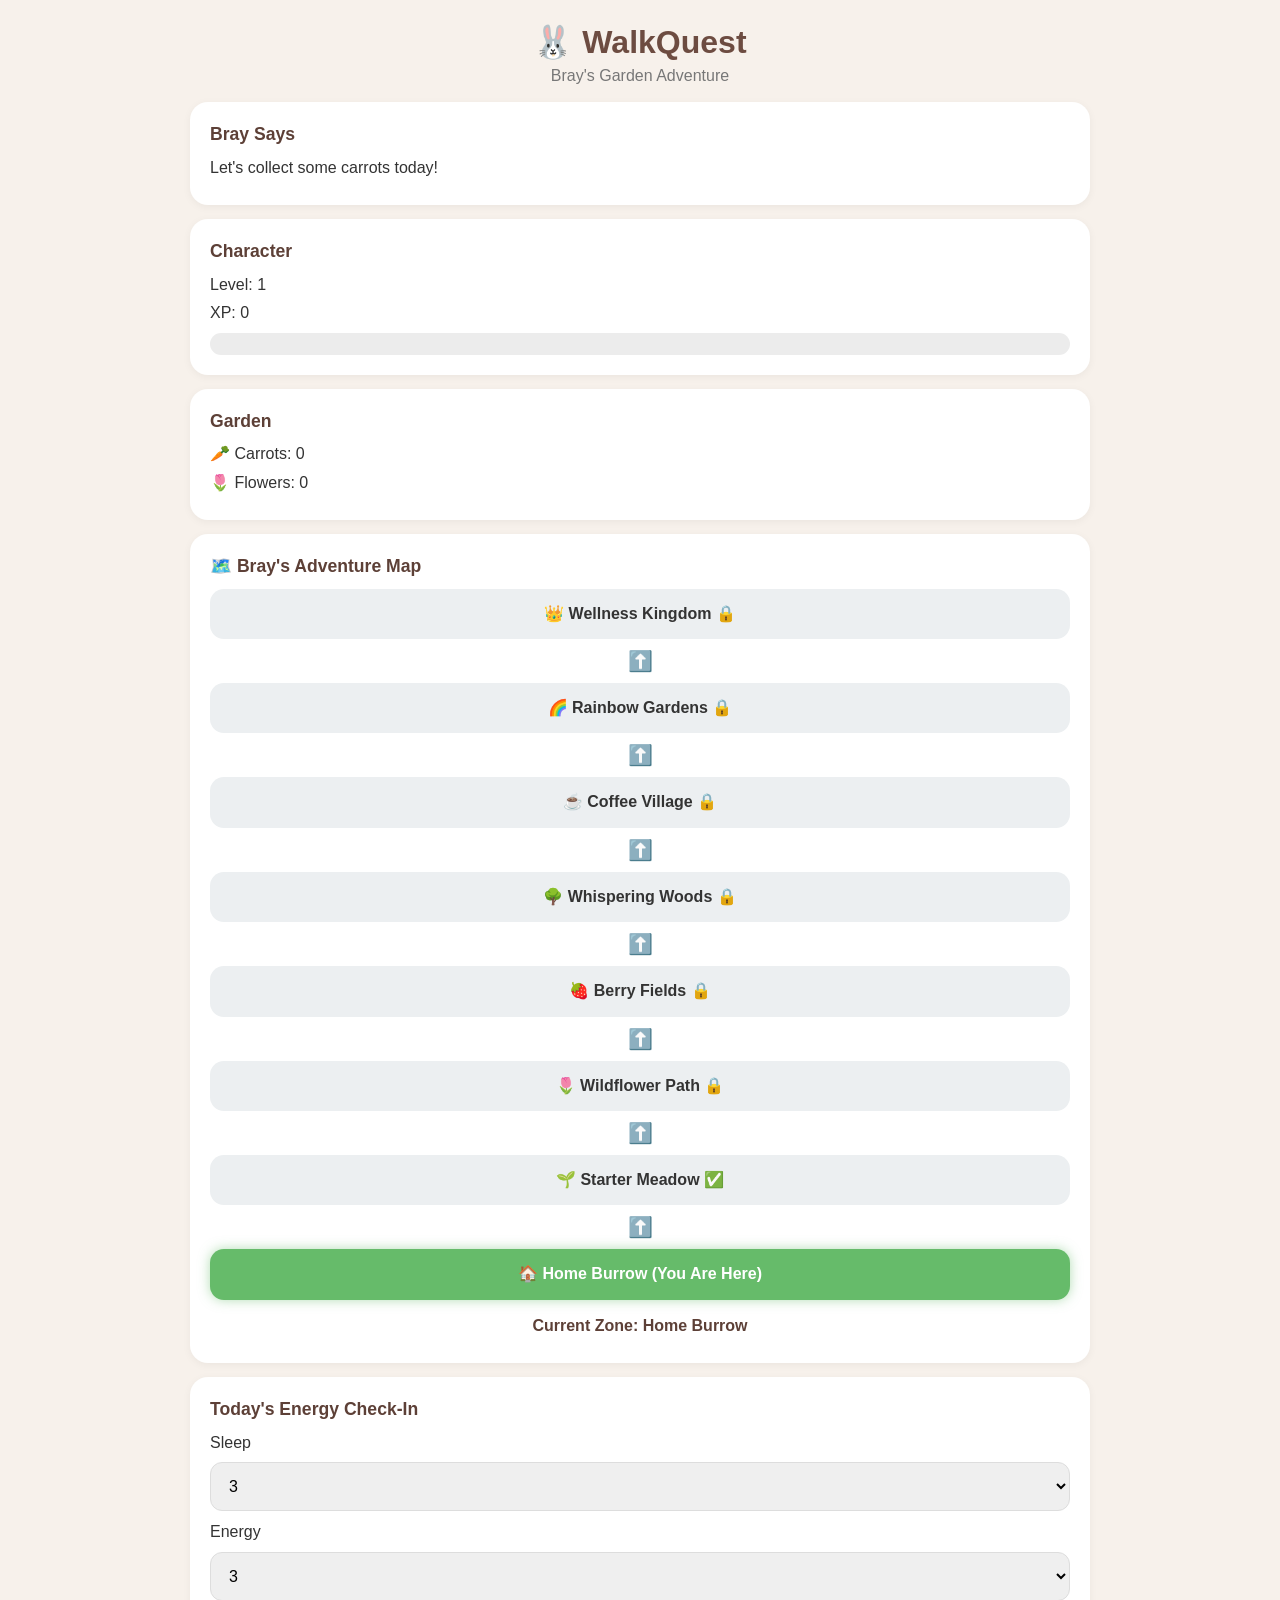
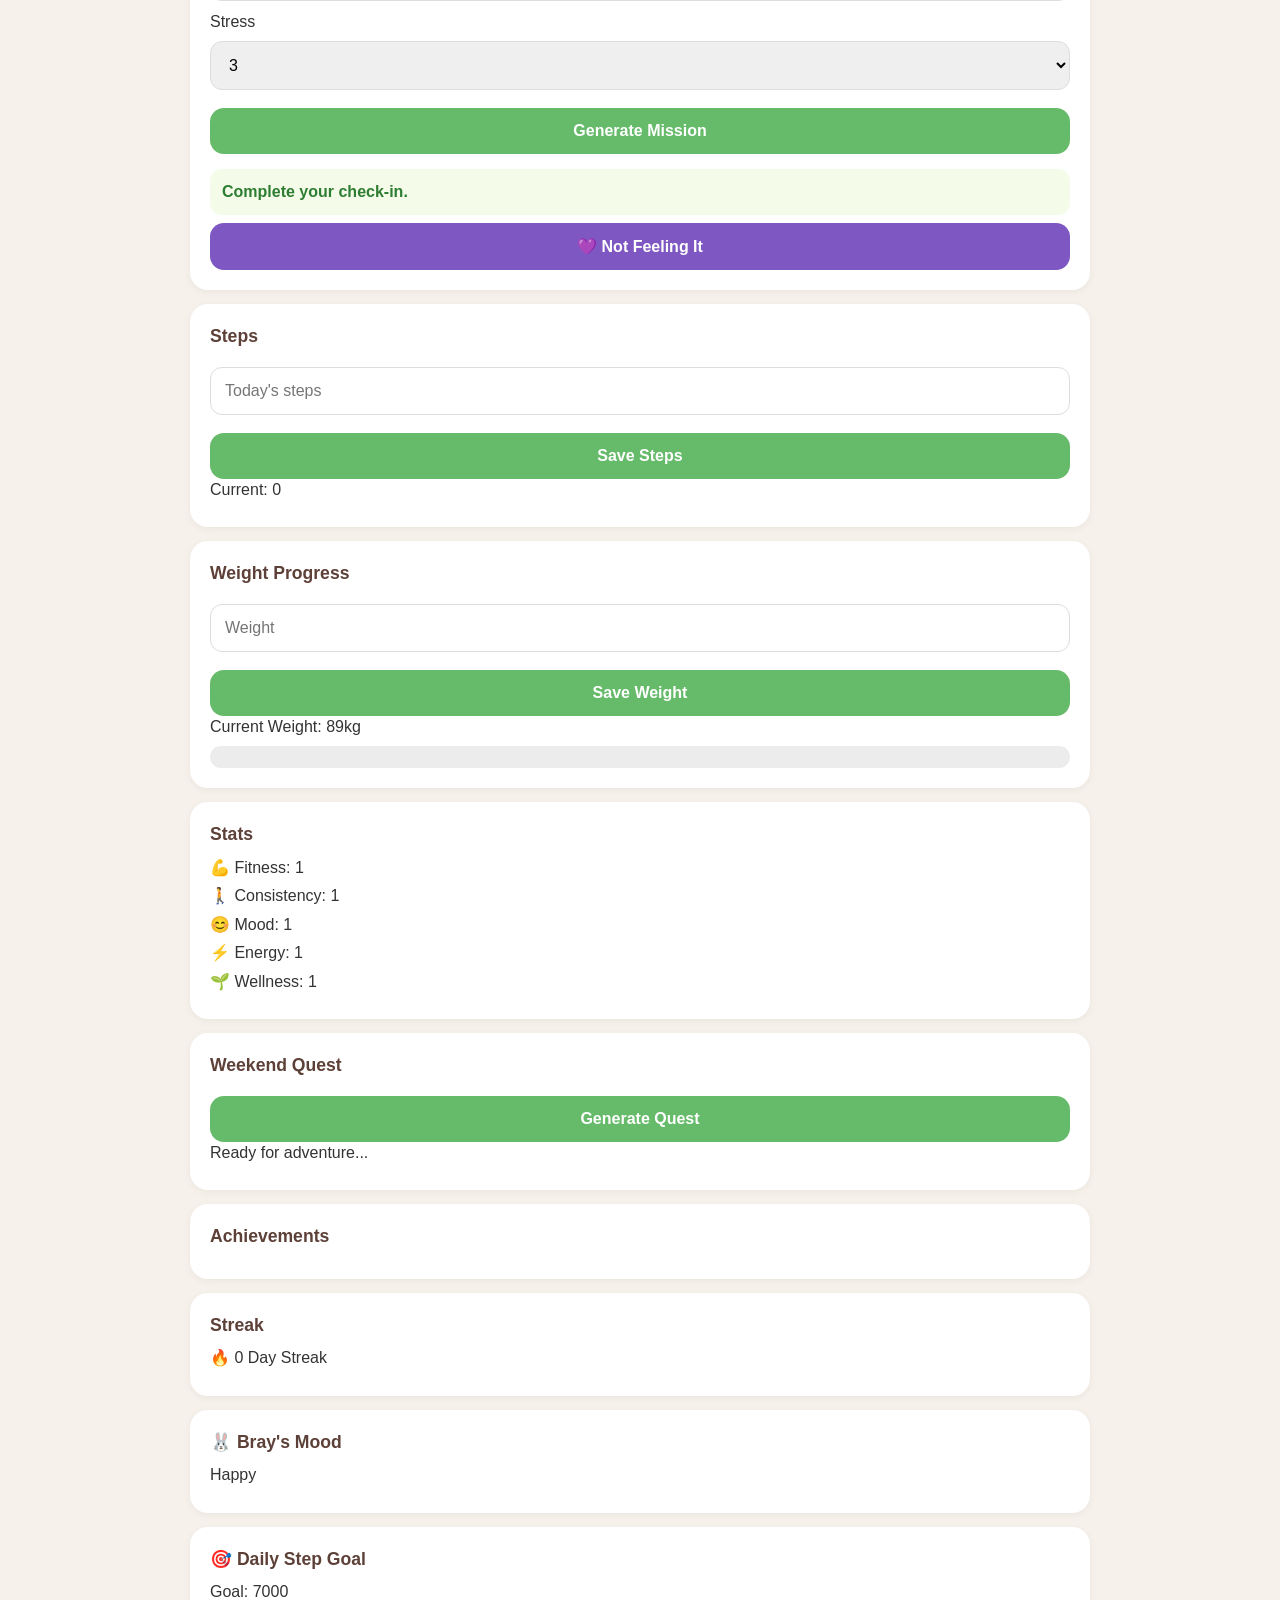
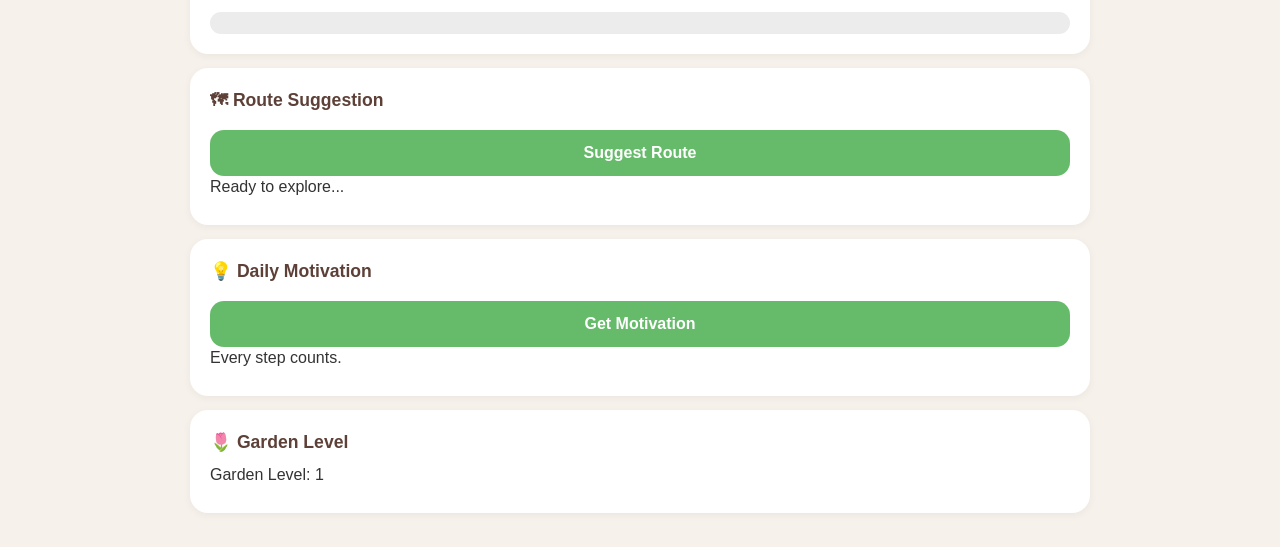
<file: index.html>
<!DOCTYPE html>
<html lang="en">

<head>

<meta charset="UTF-8">

<meta
name="viewport"
content="width=device-width, initial-scale=1.0">

<title>WalkQuest</title>

<link rel="stylesheet" href="style.css">

<link
rel="manifest"
href="manifest.json">

<meta
name="theme-color"
content="#66bb6a">

</head>

<body>

<div class="container">

<header>
<h1>🐰 WalkQuest</h1>
<p>Bray's Garden Adventure</p>
</header>

<div class="card">
<h2>Bray Says</h2>
<p id="brayMessage">
Let's collect some carrots today!
</p>
</div>

<div class="card">
<h2>Character</h2>
<p>Level: <span id="level">1</span></p>
<p>XP: <span id="xp">0</span></p>

<div class="progress-bar">
<div id="xpBar" class="progress"></div>
</div>
</div>

<div class="card">
<h2>Garden</h2>
<p>🥕 Carrots: <span id="carrots">0</span></p>
<p>🌷 Flowers: <span id="flowers">0</span></p>
</div>
<div class="card">
<h2>🗺️ Bray's Adventure Map</h2>

<div id="map">

<div class="map-location" id="loc8">
👑 Wellness Kingdom 🔒
</div>

<div class="path">⬆️</div>

<div class="map-location" id="loc7">
🌈 Rainbow Gardens 🔒
</div>

<div class="path">⬆️</div>

<div class="map-location" id="loc6">
☕ Coffee Village 🔒
</div>

<div class="path">⬆️</div>

<div class="map-location" id="loc5">
🌳 Whispering Woods 🔒
</div>

<div class="path">⬆️</div>

<div class="map-location" id="loc4">
🍓 Berry Fields 🔒
</div>

<div class="path">⬆️</div>

<div class="map-location" id="loc3">
🌷 Wildflower Path 🔒
</div>

<div class="path">⬆️</div>

<div class="map-location" id="loc2">
🌱 Starter Meadow ✅
</div>

<div class="path">⬆️</div>

<div class="map-location active" id="loc1">
🏠 Home Burrow (You Are Here)
</div>

</div>

<p id="currentZone">
Current Zone: Home Burrow
</p>

</div>
<div class="card">
<h2>Today's Energy Check-In</h2>

<label>Sleep</label>
<select id="sleep">
<option value="1">1</option>
<option value="2">2</option>
<option value="3" selected>3</option>
<option value="4">4</option>
<option value="5">5</option>
</select>

<label>Energy</label>
<select id="energy">
<option value="1">1</option>
<option value="2">2</option>
<option value="3" selected>3</option>
<option value="4">4</option>
<option value="5">5</option>
</select>

<label>Stress</label>
<select id="stress">
<option value="1">1</option>
<option value="2">2</option>
<option value="3" selected>3</option>
<option value="4">4</option>
<option value="5">5</option>
</select>

<button onclick="generateMission()">
Generate Mission
</button>

<article id="mission">
Complete your check-in.
</article>

<button class="secondary" onclick="notFeelingIt()">
💜 Not Feeling It
</button>

</div>

<div class="card">
<h2>Steps</h2>

<input
id="stepsInput"
type="number"
placeholder="Today's steps">

<button onclick="saveSteps()">
Save Steps
</button>

<p>Current: <span id="steps">0</span></p>
</div>

<div class="card">
<h2>Weight Progress</h2>

<input
id="weightInput"
type="number"
step="0.1"
placeholder="Weight">

<button onclick="saveWeight()">
Save Weight
</button>

<p>
Current Weight:
<span id="weight">89</span>kg
</p>

<div class="progress-bar">
<div id="weightBar" class="progress"></div>
</div>
</div>

<div class="card">
<h2>Stats</h2>

<p>💪 Fitness: <span id="fitness">1</span></p>
<p>🚶 Consistency: <span id="consistency">1</span></p>
<p>😊 Mood: <span id="mood">1</span></p>
<p>⚡ Energy: <span id="energyStat">1</span></p>
<p>🌱 Wellness: <span id="wellness">1</span></p>

</div>

<div class="card">
<h2>Weekend Quest</h2>

<button onclick="weekendQuest()">
Generate Quest
</button>

<p id="weekendQuestText">
Ready for adventure...
</p>

</div>

<div class="card">
<h2>Achievements</h2>
<div id="badges"></div>
</div>

<div class="card">
<h2>Streak</h2>
<p>
🔥 <span id="streak">0</span> Day Streak
</p>
</div>
<div class="card">
<h2>🐰 Bray's Mood</h2>
<p id="brayMood">Happy</p>
</div>

<div class="card">
<h2>🎯 Daily Step Goal</h2>
<p>Goal: <span id="stepGoal">7000</span></p>

<div class="progress-bar">
<div id="stepGoalBar" class="progress"></div>
</div>
</div>

<div class="card">
<h2>🗺 Route Suggestion</h2>

<button onclick="generateRoute()">
Suggest Route
</button>

<p id="routeText">
Ready to explore...
</p>

</div>

<div class="card">
<h2>💡 Daily Motivation</h2>

<button onclick="dailyQuote()">
Get Motivation
</button>

<p id="quoteText">
Every step counts.
</p>

</div>

<div class="card">
<h2>🌷 Garden Level</h2>

<p>
Garden Level:
<span id="gardenLevel">1</span>
</p>
</div>

<script src="script.js"></script>
<script>
if ("serviceWorker" in navigator) {
  navigator.serviceWorker.register("sw.js");
}
</script>
</body>
</html>
</file>
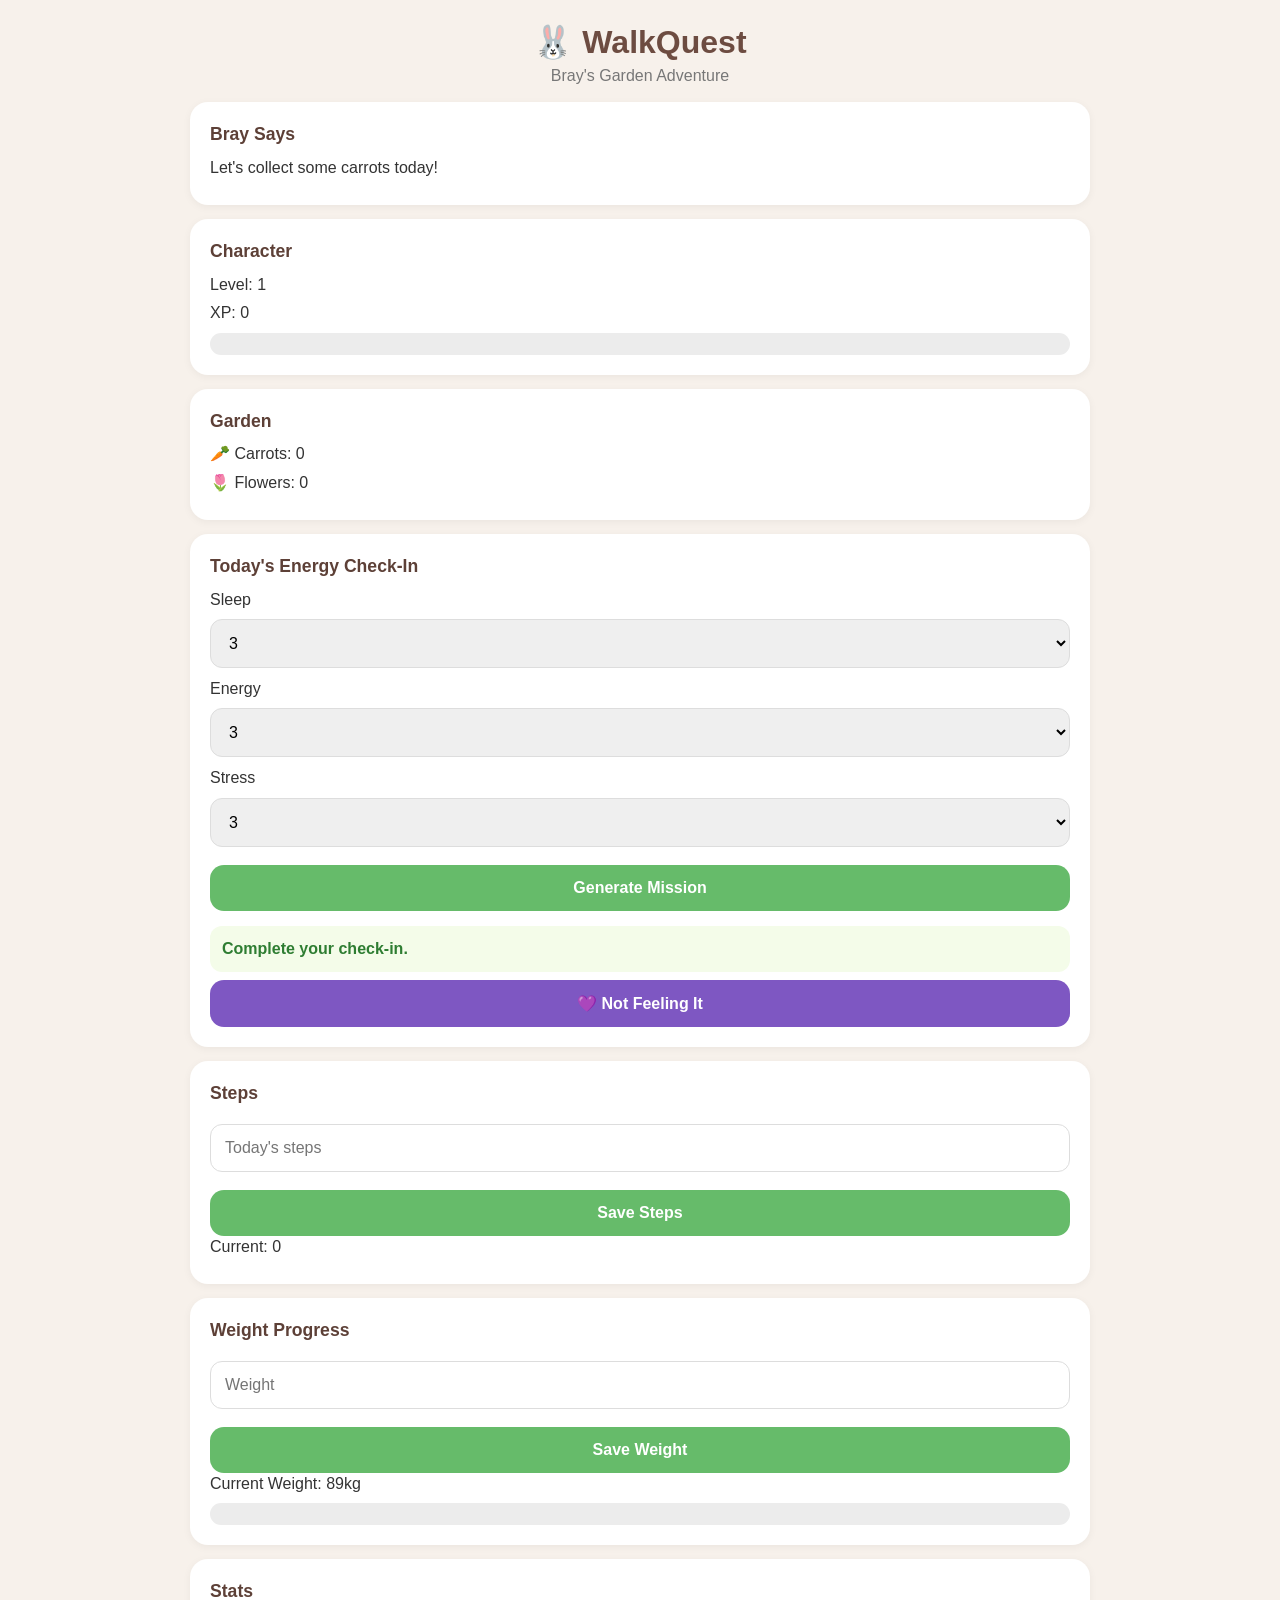
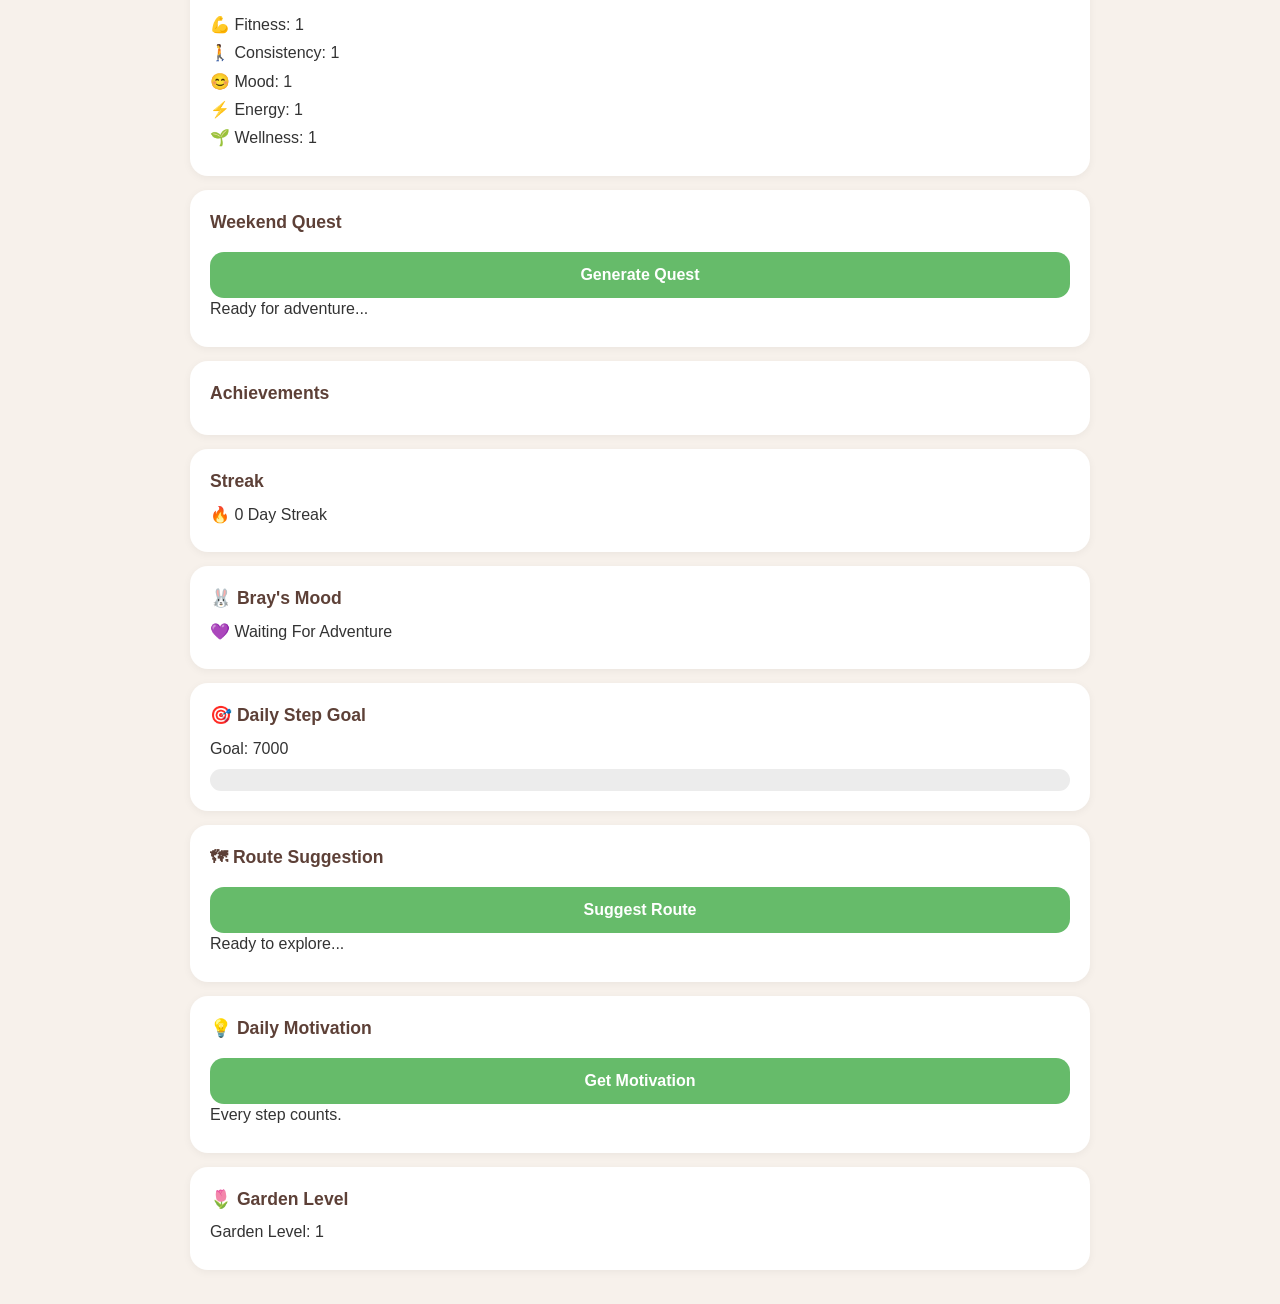
<file: WalkQuest/index.html>
<!DOCTYPE html>
<html lang="en">
<head>
<meta charset="UTF-8">
<meta name="viewport" content="width=device-width, initial-scale=1.0">

<title>WalkQuest</title>

<link rel="stylesheet" href="style.css">
</head>
<link rel="manifest" href="manifest.json">
<meta name="theme-color" content="#66bb6a">
<meta charset="UTF-8">
<meta name="viewport" content="width=device-width, initial-scale=1.0">
<title>WalkQuest</title>
<link rel="stylesheet" href="style.css">
</head>
<body>

<div class="container">

<header>
<h1>🐰 WalkQuest</h1>
<p>Bray's Garden Adventure</p>
</header>

<div class="card">
<h2>Bray Says</h2>
<p id="brayMessage">
Let's collect some carrots today!
</p>
</div>

<div class="card">
<h2>Character</h2>
<p>Level: <span id="level">1</span></p>
<p>XP: <span id="xp">0</span></p>

<div class="progress-bar">
<div id="xpBar" class="progress"></div>
</div>
</div>

<div class="card">
<h2>Garden</h2>
<p>🥕 Carrots: <span id="carrots">0</span></p>
<p>🌷 Flowers: <span id="flowers">0</span></p>
</div>

<div class="card">
<h2>Today's Energy Check-In</h2>

<label>Sleep</label>
<select id="sleep">
<option value="1">1</option>
<option value="2">2</option>
<option value="3" selected>3</option>
<option value="4">4</option>
<option value="5">5</option>
</select>

<label>Energy</label>
<select id="energy">
<option value="1">1</option>
<option value="2">2</option>
<option value="3" selected>3</option>
<option value="4">4</option>
<option value="5">5</option>
</select>

<label>Stress</label>
<select id="stress">
<option value="1">1</option>
<option value="2">2</option>
<option value="3" selected>3</option>
<option value="4">4</option>
<option value="5">5</option>
</select>

<button onclick="generateMission()">
Generate Mission
</button>

<article id="mission">
Complete your check-in.
</article>

<button class="secondary" onclick="notFeelingIt()">
💜 Not Feeling It
</button>

</div>

<div class="card">
<h2>Steps</h2>

<input
id="stepsInput"
type="number"
placeholder="Today's steps">

<button onclick="saveSteps()">
Save Steps
</button>

<p>Current: <span id="steps">0</span></p>
</div>

<div class="card">
<h2>Weight Progress</h2>

<input
id="weightInput"
type="number"
step="0.1"
placeholder="Weight">

<button onclick="saveWeight()">
Save Weight
</button>

<p>
Current Weight:
<span id="weight">89</span>kg
</p>

<div class="progress-bar">
<div id="weightBar" class="progress"></div>
</div>
</div>

<div class="card">
<h2>Stats</h2>

<p>💪 Fitness: <span id="fitness">1</span></p>
<p>🚶 Consistency: <span id="consistency">1</span></p>
<p>😊 Mood: <span id="mood">1</span></p>
<p>⚡ Energy: <span id="energyStat">1</span></p>
<p>🌱 Wellness: <span id="wellness">1</span></p>

</div>

<div class="card">
<h2>Weekend Quest</h2>

<button onclick="weekendQuest()">
Generate Quest
</button>

<p id="weekendQuestText">
Ready for adventure...
</p>

</div>

<div class="card">
<h2>Achievements</h2>
<div id="badges"></div>
</div>

<div class="card">
<h2>Streak</h2>
<p>
🔥 <span id="streak">0</span> Day Streak
</p>
</div>
<div class="card">
<h2>🐰 Bray's Mood</h2>
<p id="brayMood">Happy</p>
</div>

<div class="card">
<h2>🎯 Daily Step Goal</h2>
<p>Goal: <span id="stepGoal">7000</span></p>

<div class="progress-bar">
<div id="stepGoalBar" class="progress"></div>
</div>
</div>

<div class="card">
<h2>🗺 Route Suggestion</h2>

<button onclick="generateRoute()">
Suggest Route
</button>

<p id="routeText">
Ready to explore...
</p>

</div>

<div class="card">
<h2>💡 Daily Motivation</h2>

<button onclick="dailyQuote()">
Get Motivation
</button>

<p id="quoteText">
Every step counts.
</p>

</div>

<div class="card">
<h2>🌷 Garden Level</h2>

<p>
Garden Level:
<span id="gardenLevel">1</span>
</p>
</div>

<script src="script.js"></script>
<script>
if ("serviceWorker" in navigator) {
  navigator.serviceWorker.register("sw.js");
}
</script>
</body>
</html>
</file>
<file: style.css>
/* Reset */

*{
    margin:0;
    padding:0;
    box-sizing:border-box;
}

/* Body */

body{
    font-family:-apple-system,BlinkMacSystemFont,
    "Segoe UI",Roboto,sans-serif;

    background:#f7f1eb;
    color:#333;
    padding:12px;

    line-height:1.4;
}

/* Main Container */

.container{
    width:100%;
    max-width:700px;
    margin:auto;
}

/* Header */

header{
    text-align:center;
    margin-bottom:15px;
}

header h1{
    color:#6d4c41;
    font-size:2rem;
}

header p{
    color:#777;
}

/* Cards */

.card{
    background:white;
    border-radius:18px;
    padding:16px;
    margin-bottom:14px;

    box-shadow:
    0 2px 8px rgba(0,0,0,.05);
}

/* Section Titles */

.card h2{
    font-size:1.1rem;
    margin-bottom:10px;
    color:#5d4037;
}

/* Inputs */

input,
select{
    width:100%;

    padding:14px;
    margin-top:8px;
    margin-bottom:10px;

    border:1px solid #ddd;
    border-radius:12px;

    font-size:16px;
}

/* Buttons */

button{
    width:100%;
    border:none;

    border-radius:14px;

    padding:14px;

    font-size:16px;
    font-weight:600;

    cursor:pointer;

    background:#66bb6a;
    color:white;

    margin-top:8px;
}

button:active{
    transform:scale(.98);
}

.secondary{
    background:#7e57c2;
}

/* Progress Bars */

.progress-bar{
    width:100%;
    height:22px;

    background:#ececec;

    border-radius:30px;
    overflow:hidden;

    margin-top:8px;
}

.progress{
    height:100%;
    width:0%;

    background:
    linear-gradient(
      90deg,
      #66bb6a,
      #81c784
    );

    transition:.4s;
}

/* Mission Box */

#mission{
    margin-top:15px;

    padding:12px;

    background:#f4fce9;

    border-radius:12px;

    font-weight:600;
    color:#2e7d32;
}

/* Badges */

#badges{
    display:flex;
    flex-wrap:wrap;
    gap:8px;
}

.badge{
    background:#ffd54f;

    padding:8px 12px;

    border-radius:999px;

    font-size:.85rem;
    font-weight:600;
}

/* Bray Message */

#brayMessage{
    font-size:1rem;
}

/* Stats */

.card p{
    margin-bottom:6px;
}

/* Mobile Friendly Tables */

img{
    max-width:100%;
}

/* Tablets */

@media (min-width:768px){

    body{
        padding:20px;
    }

    .container{
        max-width:800px;
    }

    .card{
        padding:20px;
    }
}

/* Large Screens */

@media (min-width:1024px){

    .container{
        max-width:900px;
    }
}#map{
display:flex;
flex-direction:column;
gap:8px;
margin-top:10px;
}

.map-location{
padding:12px;
border-radius:12px;
background:#eceff1;
text-align:center;
font-weight:bold;
transition:0.3s;
}

.map-location.active{
background:#66bb6a;
color:white;
}

.map-location.unlocked{
background:#aed581;
}

.path{
text-align:center;
font-size:20px;
}

#currentZone{

    text-align:center;
    margin-top:15px;
    font-weight:bold;
    color:#5d4037;

}

.map-location{

    padding:14px;
    border-radius:14px;
    background:#eceff1;
    text-align:center;
    font-weight:bold;
    transition:0.3s;

}

.map-location.active{

    background:#66bb6a;
    color:white;

    box-shadow:
    0 0 12px rgba(
        102,
        187,
        106,
        0.5
    );

}

.map-location.unlocked{

    background:#aed581;

}
</file>
<file: WalkQuest/style.css>
/* Reset */

*{
    margin:0;
    padding:0;
    box-sizing:border-box;
}

/* Body */

body{
    font-family:-apple-system,BlinkMacSystemFont,
    "Segoe UI",Roboto,sans-serif;

    background:#f7f1eb;
    color:#333;
    padding:12px;

    line-height:1.4;
}

/* Main Container */

.container{
    width:100%;
    max-width:700px;
    margin:auto;
}

/* Header */

header{
    text-align:center;
    margin-bottom:15px;
}

header h1{
    color:#6d4c41;
    font-size:2rem;
}

header p{
    color:#777;
}

/* Cards */

.card{
    background:white;
    border-radius:18px;
    padding:16px;
    margin-bottom:14px;

    box-shadow:
    0 2px 8px rgba(0,0,0,.05);
}

/* Section Titles */

.card h2{
    font-size:1.1rem;
    margin-bottom:10px;
    color:#5d4037;
}

/* Inputs */

input,
select{
    width:100%;

    padding:14px;
    margin-top:8px;
    margin-bottom:10px;

    border:1px solid #ddd;
    border-radius:12px;

    font-size:16px;
}

/* Buttons */

button{
    width:100%;
    border:none;

    border-radius:14px;

    padding:14px;

    font-size:16px;
    font-weight:600;

    cursor:pointer;

    background:#66bb6a;
    color:white;

    margin-top:8px;
}

button:active{
    transform:scale(.98);
}

.secondary{
    background:#7e57c2;
}

/* Progress Bars */

.progress-bar{
    width:100%;
    height:22px;

    background:#ececec;

    border-radius:30px;
    overflow:hidden;

    margin-top:8px;
}

.progress{
    height:100%;
    width:0%;

    background:
    linear-gradient(
      90deg,
      #66bb6a,
      #81c784
    );

    transition:.4s;
}

/* Mission Box */

#mission{
    margin-top:15px;

    padding:12px;

    background:#f4fce9;

    border-radius:12px;

    font-weight:600;
    color:#2e7d32;
}

/* Badges */

#badges{
    display:flex;
    flex-wrap:wrap;
    gap:8px;
}

.badge{
    background:#ffd54f;

    padding:8px 12px;

    border-radius:999px;

    font-size:.85rem;
    font-weight:600;
}

/* Bray Message */

#brayMessage{
    font-size:1rem;
}

/* Stats */

.card p{
    margin-bottom:6px;
}

/* Mobile Friendly Tables */

img{
    max-width:100%;
}

/* Tablets */

@media (min-width:768px){

    body{
        padding:20px;
    }

    .container{
        max-width:800px;
    }

    .card{
        padding:20px;
    }
}

/* Large Screens */

@media (min-width:1024px){

    .container{
        max-width:900px;
    }
}
</file>
